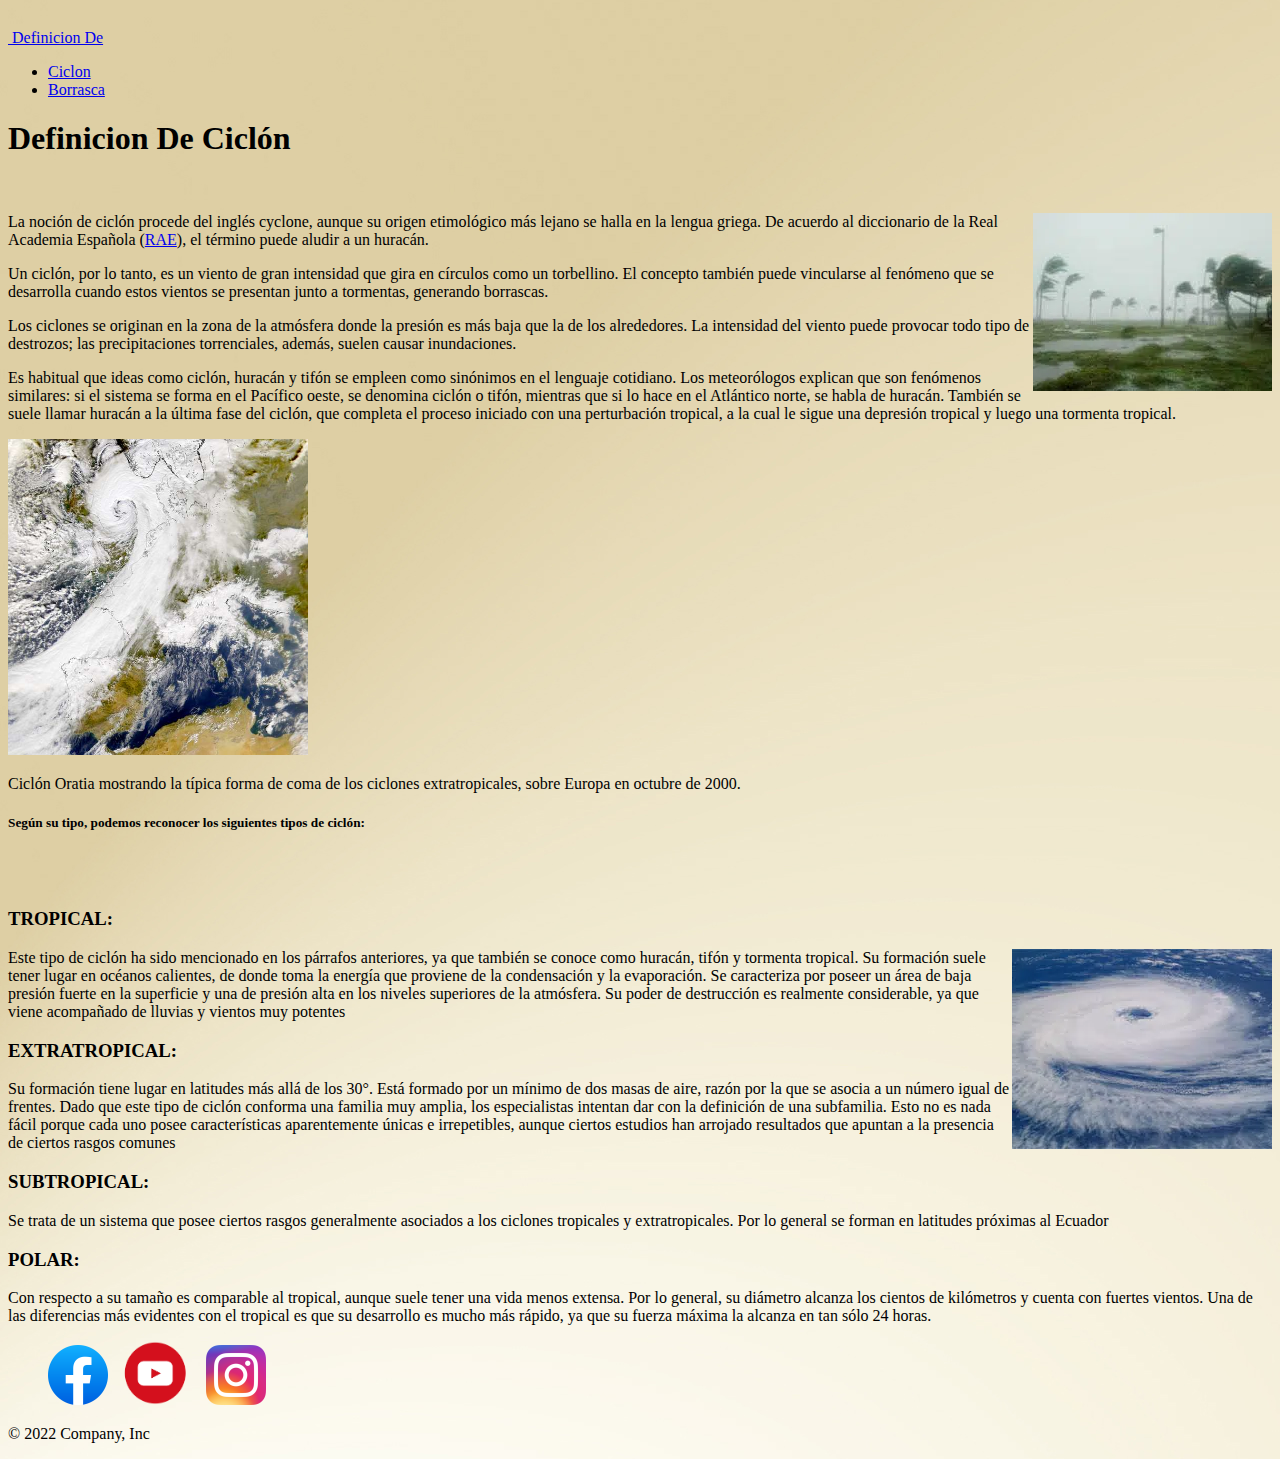
<file: ciclon.html>
<!DOCTYPE html>
<html lang="en">

<head>
    <meta charset="UTF-8">
    <meta http-equiv="X-UA-Compatible" content="IE=edge">
    <meta name="viewport" content="width=device-width, initial-scale=1.0">
    <title>Definicion de Ciclon</title>
    <link href="https://cdn.jsdelivr.net/npm/bootstrap@5.2.0-beta1/dist/css/bootstrap.min.css" rel="stylesheet"
        integrity="sha384-0evHe/X+R7YkIZDRvuzKMRqM+OrBnVFBL6DOitfPri4tjfHxaWutUpFmBp4vmVor" crossorigin="anonymous">
    

</head>

<body background="/img/1/fondo.jpg">
    <div class="container">
        <header class="d-flex flex-wrap justify-content-center py-3 mb-4 border-bottom">
            <a href="/ciclon.html"
                class="d-flex align-items-center mb-3 mb-md-0 me-md-auto text-dark text-decoration-none border  border-3 py-3 px-3 rounded ">
                <svg class="bi me-2" width="0" height="35">
                    <use xlink:href="#bootstrap"></use>
                </svg>
                <span class="fs-2 text-dark display-5">Definicion De</span>
            </a>

            <ul class="nav nav-pills">
                <li class="nav-item"><a href="/ciclon.html" class="nav-link active" aria-current="page">Ciclon</a></li>
                <li class="nav-item"><a href="borrasca.html" class="nav-link">Borrasca</a></li>
            </ul>
        </header>
    </div>

    <div class="container">
        <div class="row">
            <div class="col-12 col-lg-12">
                <div class="col-12 border-bottom border-2 border-dark">
                    <h1>Definicion De Ciclón</h1>
                </div>
                <br>
                <div class="row">
                    <div class="col-12 col-lg-9 ">

                        <div class="col-12">
                            <p><img src="/img/1/ciclon.webp" align="right" class="px-2 py-2">
                                La noción de ciclón procede del inglés cyclone, aunque su origen etimológico más lejano
                                se
                                halla en la lengua griega. De acuerdo al diccionario de la Real Academia Española (<a
                                    href="https://es.wikipedia.org/wiki/Real_Academia_Espa%C3%B1ola" target="_blank"
                                    class="text-decoration-none">RAE</a>), el
                                término puede aludir a un huracán.</p>
                            <p>Un ciclón, por lo tanto, es un viento de gran intensidad que gira en círculos como un
                                torbellino. El concepto también puede vincularse al fenómeno que se desarrolla cuando
                                estos
                                vientos se presentan junto a tormentas, generando borrascas.</p>
                            <p>Los ciclones se originan en la zona de la atmósfera donde la presión es más baja que la
                                de
                                los alrededores. La intensidad del viento puede provocar todo tipo de destrozos; las
                                precipitaciones torrenciales, además, suelen causar inundaciones.</p>
                            <p>Es habitual que ideas como ciclón, huracán y tifón se empleen como sinónimos en el
                                lenguaje
                                cotidiano. Los meteorólogos explican que son fenómenos similares: si el sistema se forma
                                en
                                el Pacífico oeste, se denomina ciclón o tifón, mientras que si lo hace en el Atlántico
                                norte, se habla de huracán. También se suele llamar huracán a la última fase del ciclón,
                                que
                                completa el proceso iniciado con una perturbación tropical, a la cual le sigue una
                                depresión
                                tropical y luego una tormenta tropical. </p>

                        </div>

                    </div>


                    <div class="col-12 col-lg-3">
                        <div class="border bg-secondary bg-opacity-10">
                            <div>
                                <img src="/img/1/Storm_Oratia_30_Oct_2000.jpg" width="300"
                                    class="px-2 pt-2 rounded mx-auto d-block img-fluid">
                                <p class="fst-italic text-center ">Ciclón Oratia mostrando la típica forma de coma de
                                    los ciclones
                                    extratropicales,
                                    sobre Europa en octubre de 2000.</p>
                            </div>
                        </div>

                    </div>
                    <div class="col-12">
                        <div class="row">
                            <h5 class="fs-4 text-decoration-underline">Según su tipo, podemos reconocer los siguientes
                                tipos de ciclón:</h5>
                            <br>
                            <br>
                            <div class="col-12 col-lg-6 ">
                                <h3>TROPICAL:</h3>
                                <img src="/img/1/Ciclon tropical.webp" class="px-2 pt-2 rounded mx-auto d-block"
                                    align="right">
                                <p>Este tipo de ciclón ha sido mencionado en los párrafos anteriores, ya que
                                    también se
                                    conoce como huracán, tifón y tormenta tropical. Su formación suele tener
                                    lugar en
                                    océanos calientes, de donde toma la energía que proviene de la condensación
                                    y la
                                    evaporación. Se caracteriza por poseer un área de baja presión fuerte en la
                                    superficie y
                                    una de presión alta en los niveles superiores de la atmósfera. Su poder de
                                    destrucción
                                    es realmente considerable, ya que viene acompañado de lluvias y vientos muy
                                    potentes
                                </p>
                            </div>
                            <div class="col-12 col-lg-6 ">
                                <h3>EXTRATROPICAL:</h3>
                                <p>Su formación tiene lugar en latitudes más allá de los 30°. Está formado por
                                    un mínimo
                                    de
                                    dos masas de aire, razón por la que se asocia a un número igual de frentes.
                                    Dado que
                                    este tipo de ciclón conforma una familia muy amplia, los especialistas
                                    intentan dar
                                    con
                                    la definición de una subfamilia. Esto no es nada fácil porque cada uno posee
                                    características aparentemente únicas e irrepetibles, aunque ciertos estudios
                                    han
                                    arrojado resultados que apuntan a la presencia de ciertos rasgos comunes</p>
                            </div>
                            <div class="col-12 col-lg-6 ">
                                <h3>SUBTROPICAL:</h3>
                                <p>Se trata de un sistema que posee ciertos rasgos generalmente asociados a los
                                    ciclones
                                    tropicales y extratropicales. Por lo general se forman en latitudes próximas
                                    al
                                    Ecuador
                                </p>
                            </div>
                            <div class="col-12 col-lg-6 ">
                                <h3>POLAR:</h3>
                                <p>Con respecto a su tamaño es comparable al tropical, aunque suele tener una
                                    vida menos
                                    extensa. Por lo general, su diámetro alcanza los cientos de kilómetros y
                                    cuenta con
                                    fuertes vientos. Una de las diferencias más evidentes con el tropical es que
                                    su
                                    desarrollo es mucho más rápido, ya que su fuerza máxima la alcanza en tan
                                    sólo 24
                                    horas.
                                </p>
                            </div>
                        </div>
                    </div>
                </div>
            </div>


        </div>

    </div>
    </div>
    </div>
    </div>

    <div class="container">
        <footer class="py-3 my-4">
            <ul class="nav justify-content-center border-bottom pb-3 mb-3">
                <a href="https://es-la.facebook.com/" target="_blank"><img src="img/facebook.png" width="60" height="60" alt="facebook"></a>
                <a href="https://www.youtube.com/" target="_blank"><img src="img/youtube.png" width="90" alt="youtube"></a>
                <a href="https://www.instagram.com/" target="_blank"><img src="img/instagram.png" width="60" height="60" alt="instagram"></a>
            </ul>
            <p class="text-center text-muted">© 2022 Company, Inc</p>
        </footer>
    </div>
</body>

</html>
</file>
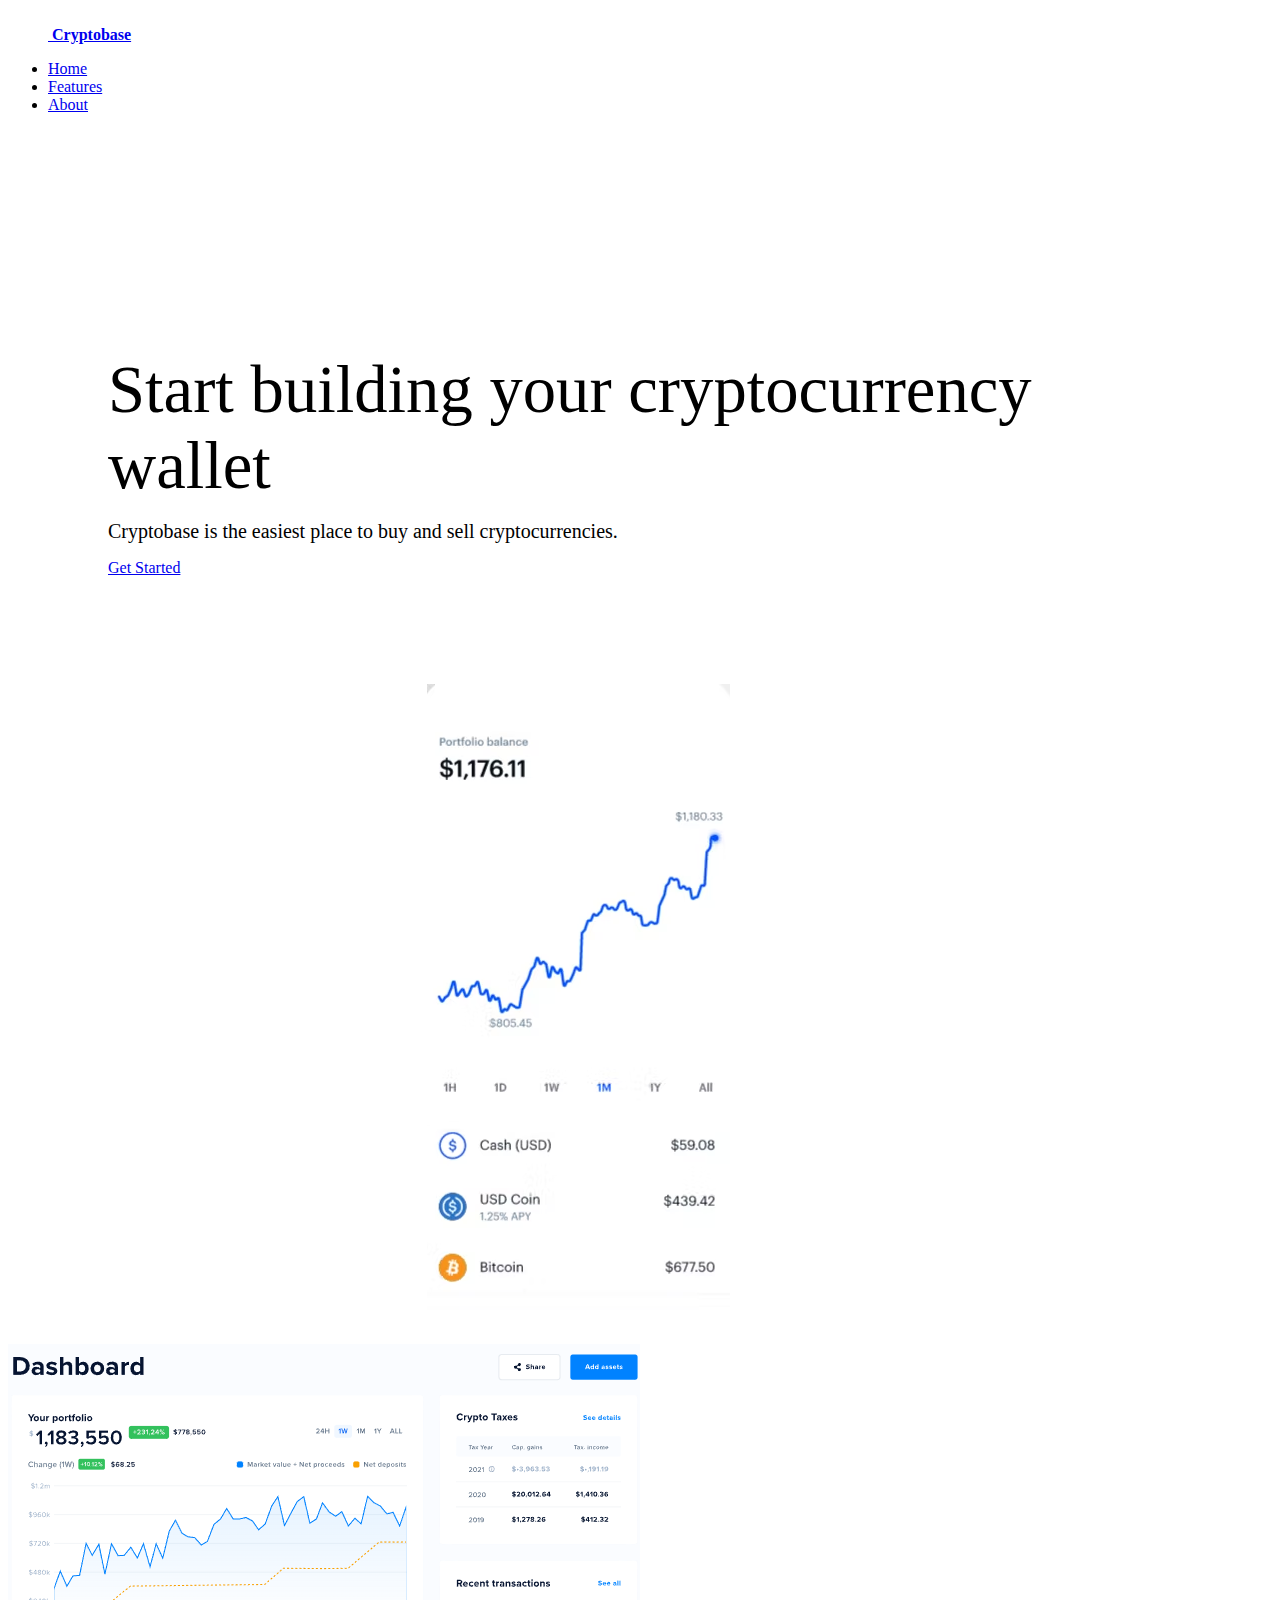
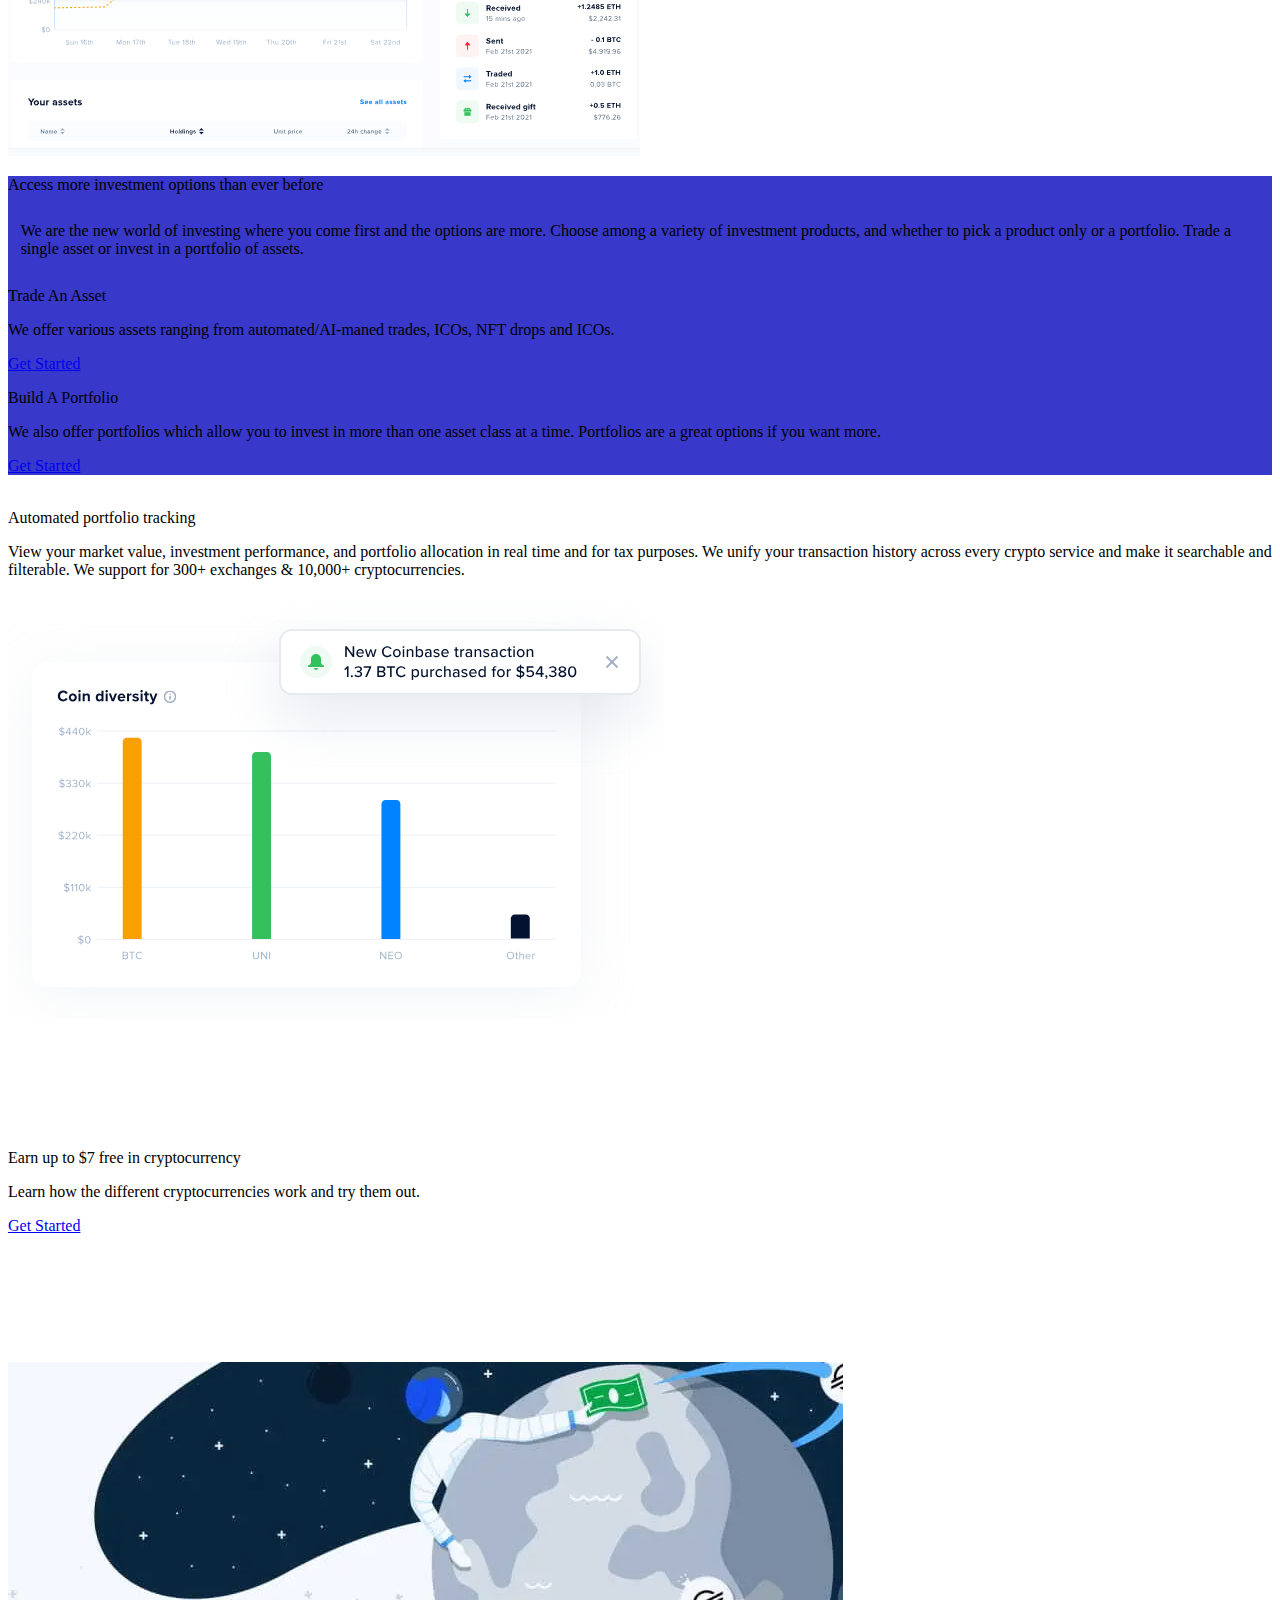
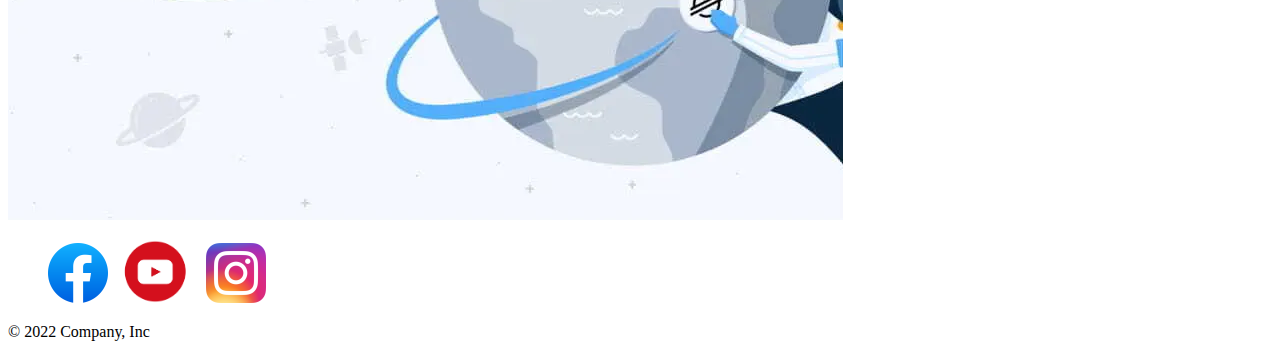
<file: Cryptobase.html>
<!DOCTYPE html>
<html lang="en">

<head>
    <meta charset="UTF-8">
    <meta http-equiv="X-UA-Compatible" content="IE=edge">
    <meta name="viewport" content="width=device-width, initial-scale=1.0">
    <title>Cryptobase</title>

    <link href="https://cdn.jsdelivr.net/npm/bootstrap@5.0.2/dist/css/bootstrap.min.css" rel="stylesheet"
        integrity="sha384-EVSTQN3/azprG1Anm3QDgpJLIm9Nao0Yz1ztcQTwFspd3yD65VohhpuuCOmLASjC" crossorigin="anonymous">
    <script src="https://cdn.jsdelivr.net/npm/bootstrap@5.0.2/dist/js/bootstrap.bundle.min.js"
        integrity="sha384-MrcW6ZMFYlzcLA8Nl+NtUVF0sA7MsXsP1UyJoMp4YLEuNSfAP+JcXn/tWtIaxVXM" crossorigin="anonymous">
    </script>

</head>

<body>

    <div class="container">
        <header class="d-flex flex-wrap justify-content-center py-3 mb-4 border-bottom">
          <a href="#" class="d-flex align-items-center mb-3 mb-md-0 me-md-auto text-dark text-decoration-none">
            <svg class="bi me-2" width="40" height="32"><use xlink:href="#bootstrap"></use></svg>
            <span class="fs-1"><strong>Cryptobase</strong></span>
          </a>
    
          <ul class="nav nav-pills">
            <li class="nav-item"><a href="#" class="nav-link active" aria-current="page">Home</a></li>
            <li class="nav-item"><a href="#features" class="nav-link">Features</a></li>
            <li class="nav-item"><a href="#about" class="nav-link">About</a></li>
          </ul>
        </header>
      </div>

    <div class="container"">
      <div class=" row">

        <div style="height: 100px"></div>

        <div style="padding-left: 100px; padding-right: 100px; padding-bottom: 30px;">
            <div class="row">
                <div class="col-12 col-lg-12 col-xl-5 px-0" style="padding-top: 10%; padding-bottom: 10%;">
                    <p class="h1 mt-2 mb-4 pe-5"><spans style="font-size: 50pt;" dir="ltr">Start building your <span  class="d-sm-none d-md-block">cryptocurrency</span> wallet</span></p>
                     <p class="h3 mb-5"><span style="font-size: 15pt;">Cryptobase is the easiest place to buy and sell cryptocurrencies.</span></p>
                     <div class="link">
                        <a class="btn btn-outline-primary " href="#">Get Started</a>
                    </div>
                </div>

                <div class="col-12 col-lg-12 col-xl-6 offset-xl-1 ps-3 pe-0 pt-5 d-none d-lg-block">
                    <img src="/img/3/e575f038-0c18-49ed-82ad-c4b31b9ba9d1.avif"
                        class="img-fluid border border-5 rounded d-block" style="margin-right: 10%; margin-left: 30%;">
                </div>
            </div>
        </div>

        <div class="col-12 col-lg-12 d-none d-lg-block justify-content-center">
            <img class="w-100 mt-5" src="/img/3/cointracker-edited.png"">
            <div class=" m-5 m-md-0"></div>
        </div>

    <div class="px-5 py-5" style="background-color: rgba(17, 17, 192, 0.836);" id="features">
        <div class="row">
            <div class="col-xl-12 text-center align-content-center">
                <p class="h2 text-white">Access more investment options than ever before</p>
                <p class="text-white-50" style="padding: 1%;">We are the new world of investing where you come first
                    and the options are more. Choose among a variety of investment products, and whether to pick a
                    product only or a portfolio. Trade a single asset or invest in a portfolio of assets.</p>
            </div>
            <div class="col-xl-5 offset-xl-1 py-5">
                <p class="h4 text-white pe-0">Trade An Asset</p>
                <p class="text-white-50">We offer various assets ranging from automated/AI-maned trades, ICOs, NFT
                    drops and ICOs.</p>
                <div class="link">
                    <a class="btn btn-outline-light p-2" href="#">
                        Get Started
                    </a>
                </div>
            </div>
            <div class="col-xl-5 offset-xl-1 py-5">
                <p class="h4 text-white pe-0">Build A Portfolio</p>
                <p class="text-white-50">We also offer portfolios which allow you to invest in more than one asset
                    class at a time. Portfolios are a great options if you want more.</p>
                <div class="link">
                    <a class="btn btn-outline-light p-2" href="#">Get Started</a>
                </div>
            </div>
        </div>
    </div>

    <div class="row justify-content-between" id="about">
        <div class="align-self-center col-12 col-xl-6">
            <div class="mr-2 text-left">
                <br>
                <p class="h2">Automated portfolio tracking</p>
                <div class="text-transparent">View your market value, investment performance,
                    and portfolio allocation in real time and for tax purposes. We unify your transaction history
                    across every crypto service and make it searchable and filterable. We support for 300+ exchanges
                    &amp; 10,000+ cryptocurrencies.</div>
            </div>
        </div>
        <div class="col-12 col-xl-6 mt-5 mt-xl-0">
            <div class="my-auto mx-auto text-center">
                <img class="mt-5 mt-xl-0" src="/img/3/automated-tracking.svg"">
                </div>
            </div>
        </div>

        <div class="bg-light">
            <div class=" row">
                <div class="col-xl-6" style="margin-top: 10%; margin-bottom: 10%;">

                    <p class="h2">Earn up to $7 free in cryptocurrency</p>
                    <p>Learn how the different cryptocurrencies work and try them out.</p>
                    <div class="link">
                        <a class="btn btn-outline-primary " href="#">Get Started</a>
                    </div>

                </div>
                <div class="col-xl-6">
                    <img src="/img/3/space.webp" class="img-fluid">
                </div>
            </div>
        </div>

    </div>
    </div>

    <div class="container">
        <footer class="py-3 my-4">
            <ul class="nav justify-content-center border-bottom pb-3 mb-3">
                <a href="https://es-la.facebook.com/" target="_blank"><img src="img/facebook.png" width="60" height="60" alt="facebook"></a>
                <a href="https://www.youtube.com/" target="_blank"><img src="img/youtube.png" width="90" alt="youtube"></a>
                <a href="https://www.instagram.com/" target="_blank"><img src="img/instagram.png" width="60" height="60" alt="instagram"></a>
            </ul>
            <p class="text-center text-muted">© 2022 Company, Inc</p>
        </footer>
    </div>

</body>

</html>
</file>
